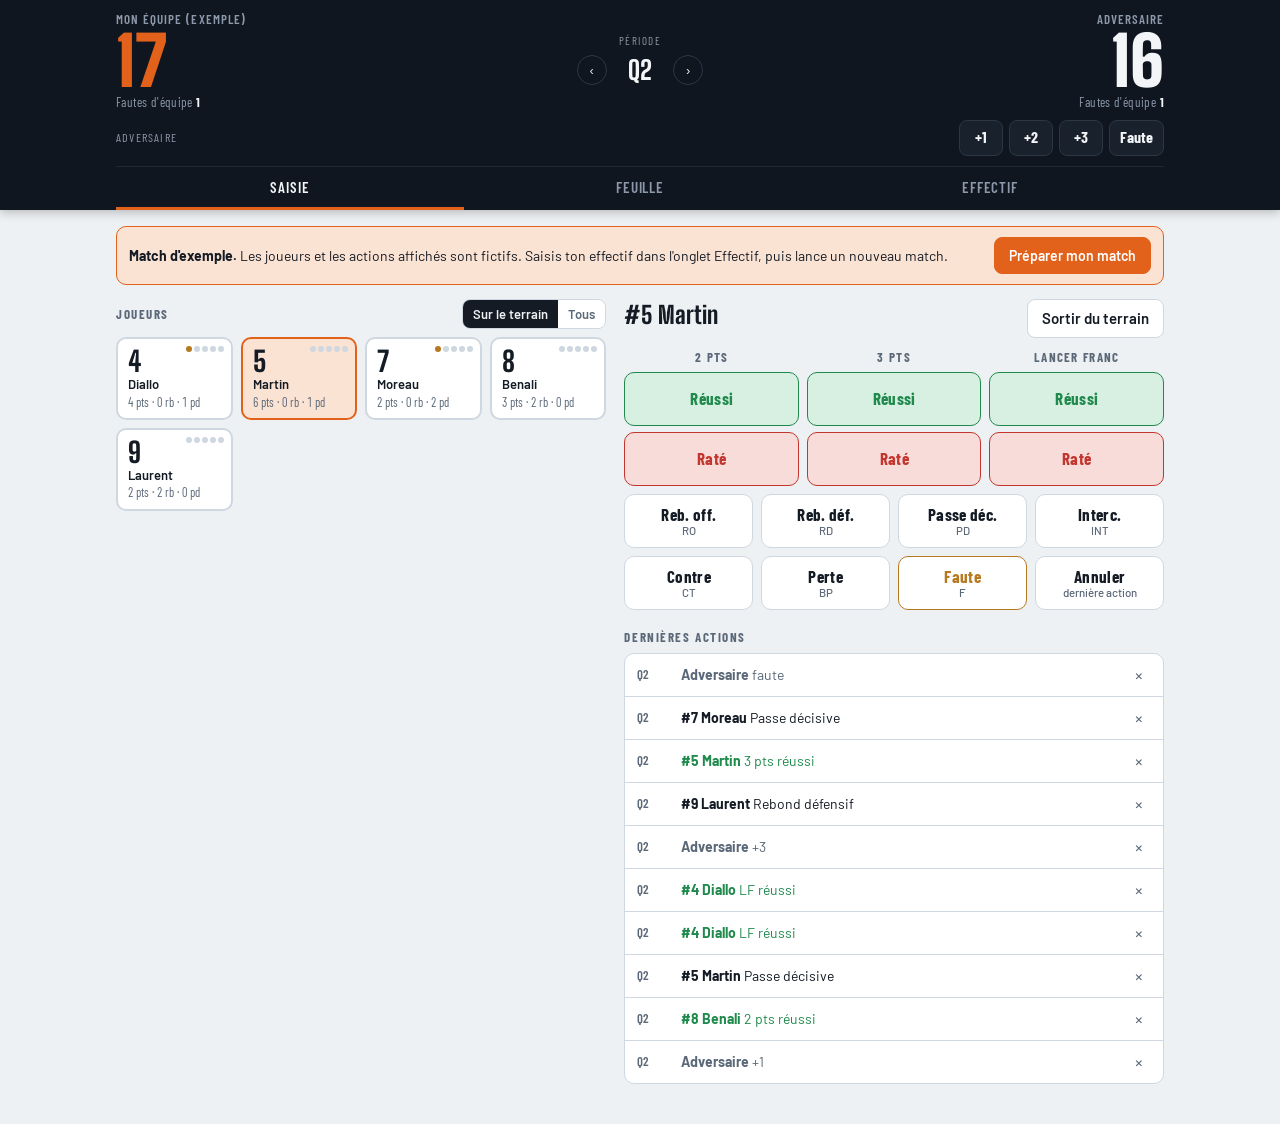
<file: index.html>
<!doctype html>
<html lang="fr">
<head>
<meta charset="utf-8">
<meta name="viewport" content="width=device-width, initial-scale=1, viewport-fit=cover">
<style>:root{padding-top:env(safe-area-inset-top,0px);padding-bottom:env(safe-area-inset-bottom,0px)}body{margin:0}[hidden]{display:none!important}</style>
<title>Feuille de Stats Basket</title>
<meta name="claude:viewport-fit-sides" content="cover">
<link rel="preconnect" href="https://fonts.googleapis.com">
<link rel="preconnect" href="https://fonts.gstatic.com" crossorigin>
<link rel="stylesheet" href="https://fonts.googleapis.com/css2?family=Big+Shoulders+Display:wght@700;800;900&family=Barlow:wght@400;500;600;700&family=Barlow+Condensed:wght@500;600;700&display=swap">
<style>
/* Layout : tableau de marque collant en haut, onglets Saisie / Feuille / Effectif, une colonne au téléphone, deux sur tablette */
:root {
  --bg: #eef1f4;
  --surface: #ffffff;
  --surface-2: #e3e8ee;
  --fg: #141b24;
  --muted: #5b6878;
  --line: #cfd7e0;
  --board: #10161f;
  --board-fg: #f3f5f8;
  --board-muted: #8c99aa;
  --accent: #e2611b;
  --accent-fg: #ffffff;
  --accent-soft: #fbe3d4;
  --good: #1f8a4c;
  --good-soft: #d8f0e2;
  --bad: #c2362f;
  --bad-soft: #f8dcda;
  --warn: #b7791f;
  --font-display: "Big Shoulders Display", "Arial Narrow", Impact, sans-serif;
  --font-body: "Barlow", system-ui, -apple-system, "Segoe UI", sans-serif;
  --font-cond: "Barlow Condensed", "Arial Narrow", system-ui, sans-serif;
  --r: 10px;
}
@media (prefers-color-scheme: dark) {
  :root:not([data-theme="light"]) {
    --bg: #0c1117; --surface: #151c25; --surface-2: #1d2631; --fg: #e8edf3; --muted: #93a1b2; --line: #2a3542;
    --board: #06090d; --board-fg: #f3f5f8; --board-muted: #7d8a9b;
    --accent: #f07a33; --accent-fg: #160a03; --accent-soft: #3a2214;
    --good: #46c07a; --good-soft: #15301f; --bad: #f06a62; --bad-soft: #3a1a18; --warn: #e3a64a;
    color-scheme: dark;
  }
}
:root[data-theme="dark"] {
  --bg: #0c1117; --surface: #151c25; --surface-2: #1d2631; --fg: #e8edf3; --muted: #93a1b2; --line: #2a3542;
  --board: #06090d; --board-fg: #f3f5f8; --board-muted: #7d8a9b;
  --accent: #f07a33; --accent-fg: #160a03; --accent-soft: #3a2214;
  --good: #46c07a; --good-soft: #15301f; --bad: #f06a62; --bad-soft: #3a1a18; --warn: #e3a64a;
  color-scheme: dark;
}
* { box-sizing: border-box; }
body {
  background: var(--bg); color: var(--fg);
  font-family: var(--font-body); font-size: 15px; line-height: 1.4;
  -webkit-tap-highlight-color: transparent;
}
body::before { content: ""; position: fixed; inset: 0 0 auto; height: env(safe-area-inset-top, 0px); z-index: 10; background: var(--board); }
button { font: inherit; color: inherit; cursor: pointer; }
button:focus-visible, input:focus-visible, select:focus-visible { outline: 3px solid var(--accent); outline-offset: 2px; }
.wrap { max-width: 1080px; margin: 0 auto; padding-left: max(16px, env(safe-area-inset-left, 0px)); padding-right: max(16px, env(safe-area-inset-right, 0px)); }
.num { font-variant-numeric: tabular-nums; }

/* ---------- Tableau de marque ---------- */
.board { position: sticky; top: env(safe-area-inset-top, 0px); z-index: 5; background: var(--board); color: var(--board-fg); box-shadow: 0 2px 10px rgb(0 0 0 / .25); }
.board .wrap { padding-block: 10px 0; }
.score-row { display: grid; grid-template-columns: 1fr auto 1fr; align-items: center; gap: 10px; }
.team { min-width: 0; display: flex; flex-direction: column; gap: 2px; }
.team.away { align-items: flex-end; text-align: right; }
.team-name { font-family: var(--font-cond); font-weight: 600; font-size: 13px; letter-spacing: .08em; text-transform: uppercase; color: var(--board-muted); white-space: nowrap; overflow: hidden; text-overflow: ellipsis; max-width: 100%; }
.pts { font-family: var(--font-display); font-weight: 900; font-size: clamp(44px, 12vw, 68px); line-height: .9; font-variant-numeric: tabular-nums; }
.team.home .pts { color: var(--accent); }
.tf { font-family: var(--font-cond); font-size: 13px; color: var(--board-muted); letter-spacing: .03em; }
.tf b { color: var(--board-fg); font-weight: 700; }
.tf.pen b { color: #ff8a80; }
.period { display: flex; flex-direction: column; align-items: center; gap: 4px; }
.period-label { font-family: var(--font-cond); font-size: 11px; letter-spacing: .14em; text-transform: uppercase; color: var(--board-muted); }
.period-ctrl { display: flex; align-items: center; gap: 4px; }
.period-ctrl button { width: 30px; height: 30px; border-radius: 50%; border: 1px solid #2c3746; background: transparent; color: var(--board-fg); font-size: 16px; line-height: 1; }
.period-val { font-family: var(--font-display); font-weight: 800; font-size: 26px; min-width: 58px; text-align: center; }
.opp-row { display: flex; justify-content: flex-end; gap: 6px; padding-block: 8px 10px; flex-wrap: wrap; }
.opp-row .lbl { margin-right: auto; align-self: center; font-family: var(--font-cond); font-size: 12px; letter-spacing: .1em; text-transform: uppercase; color: var(--board-muted); }
.opp-btn { min-width: 44px; height: 36px; padding: 0 10px; border-radius: 8px; border: 1px solid #2c3746; background: #18212c; color: var(--board-fg); font-family: var(--font-cond); font-weight: 700; font-size: 16px; }
.opp-btn:active { background: #263241; }
.tabs { display: flex; gap: 2px; border-top: 1px solid #1f2935; }
.tab { flex: 1; background: transparent; border: 0; padding: 10px 4px 9px; color: var(--board-muted); font-family: var(--font-cond); font-weight: 600; font-size: 15px; letter-spacing: .06em; text-transform: uppercase; border-bottom: 3px solid transparent; }
.tab[aria-selected="true"] { color: var(--board-fg); border-bottom-color: var(--accent); }

/* ---------- Général ---------- */
main { padding-block: 16px 40px; }
.banner { display: flex; align-items: center; gap: 10px; flex-wrap: wrap; background: var(--accent-soft); border: 1px solid var(--accent); border-radius: var(--r); padding: 10px 12px; margin-bottom: 14px; font-size: 14px; }
.banner p { margin: 0; flex: 1 1 220px; }
.section-title { font-family: var(--font-cond); font-weight: 700; font-size: 13px; letter-spacing: .12em; text-transform: uppercase; color: var(--muted); margin: 0 0 8px; }
.btn { border: 1px solid var(--line); background: var(--surface); border-radius: 8px; padding: 8px 14px; font-weight: 600; }
.btn.primary { background: var(--accent); border-color: var(--accent); color: var(--accent-fg); }
.btn.danger { color: var(--bad); border-color: var(--bad); background: transparent; }
.btn.danger.solid { background: var(--bad); color: #fff; }
.btn:disabled { opacity: .45; cursor: default; }
.row { display: flex; gap: 8px; flex-wrap: wrap; align-items: center; }
.panel { background: var(--surface); border: 1px solid var(--line); border-radius: var(--r); padding: 14px; }

/* ---------- Saisie ---------- */
.entry { display: grid; gap: 18px; }
@media (min-width: 820px) { .entry { grid-template-columns: minmax(0, 1fr) minmax(0, 1.1fr); align-items: start; } }
.roster { display: grid; grid-template-columns: repeat(auto-fill, minmax(96px, 1fr)); gap: 8px; }
.pchip { position: relative; display: flex; flex-direction: column; align-items: flex-start; gap: 0; padding: 8px 10px 7px; border-radius: var(--r); border: 2px solid var(--line); background: var(--surface); text-align: left; min-width: 0; }
.pchip .n { font-family: var(--font-display); font-weight: 800; font-size: 28px; line-height: 1; }
.pchip .nm { font-size: 13px; font-weight: 600; white-space: nowrap; overflow: hidden; text-overflow: ellipsis; max-width: 100%; }
.pchip .ln { font-family: var(--font-cond); font-size: 12.5px; color: var(--muted); }
.pchip[aria-pressed="true"] { border-color: var(--accent); background: var(--accent-soft); }
.pchip.bench { opacity: .55; }
.fouls { position: absolute; top: 7px; right: 7px; display: flex; gap: 2px; }
.fouls i { width: 6px; height: 6px; border-radius: 50%; background: var(--line); }
.fouls i.on { background: var(--warn); }
.pchip.out .fouls i.on { background: var(--bad); }
.pchip.out::after { content: "5 F"; position: absolute; bottom: 7px; right: 8px; font-family: var(--font-cond); font-weight: 700; font-size: 12px; color: var(--bad); }
.filter { display: flex; gap: 6px; margin-bottom: 8px; align-items: center; }
.filter .section-title { margin: 0 auto 0 0; }
.seg { display: inline-flex; border: 1px solid var(--line); border-radius: 8px; overflow: hidden; }
.seg button { border: 0; background: var(--surface); padding: 5px 10px; font-size: 13px; font-weight: 600; color: var(--muted); }
.seg button[aria-pressed="true"] { background: var(--fg); color: var(--bg); }

.pad-head { display: flex; align-items: baseline; gap: 8px; margin-bottom: 10px; min-height: 30px; }
.pad-head .who { font-family: var(--font-display); font-weight: 800; font-size: 24px; line-height: 1; }
.pad-head .hint { color: var(--muted); font-size: 14px; }
.pad-head .court { margin-left: auto; }
.shots { display: grid; grid-template-columns: repeat(3, minmax(0, 1fr)); gap: 8px; }
.shot { display: grid; grid-template-rows: auto 1fr; gap: 6px; }
.shot-lbl { font-family: var(--font-cond); font-weight: 700; font-size: 13px; letter-spacing: .1em; text-transform: uppercase; color: var(--muted); text-align: center; }
.shot-btns { display: grid; gap: 6px; }
.k { min-height: 54px; border-radius: var(--r); border: 1px solid var(--line); background: var(--surface); font-family: var(--font-cond); font-weight: 700; font-size: 17px; letter-spacing: .02em; display: flex; flex-direction: column; align-items: center; justify-content: center; line-height: 1.05; padding: 4px; }
.k small { font-family: var(--font-body); font-weight: 500; font-size: 11.5px; color: var(--muted); letter-spacing: 0; }
.k.make { background: var(--good-soft); border-color: var(--good); color: var(--good); }
.k.miss { background: var(--bad-soft); border-color: var(--bad); color: var(--bad); }
.k.foul { border-color: var(--warn); color: var(--warn); }
.k:active:not(:disabled) { transform: scale(.97); }
.k:disabled { opacity: .4; cursor: default; }
.others { display: grid; grid-template-columns: repeat(4, minmax(0, 1fr)); gap: 8px; margin-top: 8px; }
@media (max-width: 420px) { .others { grid-template-columns: repeat(2, minmax(0, 1fr)); } }

.log { margin-top: 18px; }
.log-head { display: flex; align-items: center; gap: 8px; margin-bottom: 6px; }
.log-head .section-title { margin: 0 auto 0 0; }
.log ol { list-style: none; margin: 0; padding: 0; border: 1px solid var(--line); border-radius: var(--r); background: var(--surface); overflow: hidden; }
.log li { display: grid; grid-template-columns: 36px minmax(0, 1fr) auto; gap: 8px; align-items: center; padding: 7px 8px 7px 12px; border-top: 1px solid var(--line); font-size: 14px; }
.log li:first-child { border-top: 0; }
.log .q { font-family: var(--font-cond); font-weight: 600; color: var(--muted); font-size: 13px; }
.log .txt { min-width: 0; overflow: hidden; text-overflow: ellipsis; white-space: nowrap; }
.log .txt b { font-weight: 700; }
.log .del { border: 0; background: transparent; color: var(--muted); width: 32px; height: 28px; border-radius: 6px; font-size: 18px; line-height: 1; }
.log .del:hover { background: var(--bad-soft); color: var(--bad); }
.log .empty { padding: 14px 12px; color: var(--muted); }
.tag-make { color: var(--good); } .tag-miss { color: var(--bad); } .tag-opp { color: var(--muted); }

/* ---------- Feuille ---------- */
.sheet { display: grid; gap: 18px; }
.sheet > *, .entry > *, .setup > * { min-width: 0; }
.kpis { display: grid; grid-template-columns: repeat(auto-fit, minmax(120px, 1fr)); gap: 8px; }
.kpi { background: var(--surface); border: 1px solid var(--line); border-radius: var(--r); padding: 10px 12px; }
.kpi .v { font-family: var(--font-display); font-weight: 800; font-size: 28px; line-height: 1.05; font-variant-numeric: tabular-nums; }
.kpi .l { font-family: var(--font-cond); font-size: 12.5px; letter-spacing: .08em; text-transform: uppercase; color: var(--muted); }
.kpi .s { font-size: 12.5px; color: var(--muted); }
.tbl-wrap { overflow-x: auto; border: 1px solid var(--line); border-radius: var(--r); background: var(--surface); }
table { border-collapse: collapse; width: 100%; font-variant-numeric: tabular-nums; font-size: 14px; }
th, td { padding: 7px 8px; text-align: right; white-space: nowrap; border-top: 1px solid var(--line); }
thead th { border-top: 0; font-family: var(--font-cond); font-weight: 700; font-size: 12.5px; letter-spacing: .08em; text-transform: uppercase; color: var(--muted); background: var(--surface-2); position: sticky; top: 0; }
th:first-child, td:first-child { text-align: left; position: sticky; left: 0; background: var(--surface); }
thead th:first-child { background: var(--surface-2); z-index: 1; }
td.pl b { font-family: var(--font-cond); font-weight: 700; display: inline-block; min-width: 24px; }
td.hi { font-weight: 700; }
tr.total td { font-weight: 700; background: var(--surface-2); }
tr.total td:first-child { background: var(--surface-2); }
td.dim { color: var(--muted); }
td.f5 { color: var(--bad); font-weight: 700; }
.legend { font-size: 12.5px; color: var(--muted); margin: 6px 2px 0; }
.export-row { display: flex; gap: 8px; flex-wrap: wrap; align-items: center; }
.export-row .note { font-size: 13px; color: var(--muted); }
textarea.csv { width: 100%; min-height: 140px; font-family: ui-monospace, Menlo, Consolas, monospace; font-size: 12px; border: 1px solid var(--line); border-radius: 8px; background: var(--surface); color: var(--fg); padding: 8px; }

/* ---------- Effectif ---------- */
.setup { display: grid; gap: 18px; max-width: 680px; }
.field { display: grid; gap: 4px; }
.field label { font-family: var(--font-cond); font-weight: 600; font-size: 13px; letter-spacing: .08em; text-transform: uppercase; color: var(--muted); }
input[type="text"], input[type="number"] { font: inherit; border: 1px solid var(--line); border-radius: 8px; padding: 9px 10px; background: var(--surface); color: var(--fg); width: 100%; min-width: 0; }
.two { display: grid; grid-template-columns: 1fr 1fr; gap: 10px; }
@media (max-width: 420px) { .two { grid-template-columns: 1fr; } }
.plist { display: grid; gap: 6px; }
.prow { display: grid; grid-template-columns: 64px minmax(0, 1fr) auto auto; gap: 6px; align-items: center; }
.prow .btn { padding: 8px 10px; }
.add-row { display: grid; grid-template-columns: 64px minmax(0, 1fr) auto; gap: 6px; }
.confirm { border: 1px solid var(--bad); background: var(--bad-soft); border-radius: var(--r); padding: 12px; display: grid; gap: 10px; }
.confirm p { margin: 0; }

.toast { position: fixed; left: 50%; bottom: calc(18px + env(safe-area-inset-bottom, 0px)); transform: translateX(-50%) translateY(20px); background: var(--fg); color: var(--bg); padding: 9px 16px; border-radius: 999px; font-weight: 600; font-size: 14px; opacity: 0; pointer-events: none; transition: opacity .18s, transform .18s; z-index: 20; max-width: calc(100% - 32px); text-align: center; }
.toast.show { opacity: 1; transform: translateX(-50%) translateY(0); }
@media (prefers-reduced-motion: reduce) { .toast, .k { transition: none; } .k:active:not(:disabled) { transform: none; } }
</style>

</head>
<body>
<header class="board">
  <div class="wrap">
    <div class="score-row">
      <div class="team home">
        <span class="team-name" id="homeName"></span>
        <span class="pts" id="homePts">0</span>
        <span class="tf" id="homeTF"></span>
      </div>
      <div class="period">
        <span class="period-label">Période</span>
        <div class="period-ctrl">
          <button id="perPrev" aria-label="Période précédente">‹</button>
          <span class="period-val" id="perVal">Q1</span>
          <button id="perNext" aria-label="Période suivante">›</button>
        </div>
      </div>
      <div class="team away">
        <span class="team-name" id="awayName"></span>
        <span class="pts" id="awayPts">0</span>
        <span class="tf" id="awayTF"></span>
      </div>
    </div>
    <div class="opp-row">
      <span class="lbl">Adversaire</span>
      <button class="opp-btn" data-opp="OPP1">+1</button>
      <button class="opp-btn" data-opp="OPP2">+2</button>
      <button class="opp-btn" data-opp="OPP3">+3</button>
      <button class="opp-btn" data-opp="OPPF">Faute</button>
    </div>
    <nav class="tabs" role="tablist">
      <button class="tab" role="tab" data-tab="saisie" id="tab-saisie">Saisie</button>
      <button class="tab" role="tab" data-tab="feuille" id="tab-feuille">Feuille</button>
      <button class="tab" role="tab" data-tab="effectif" id="tab-effectif">Effectif</button>
    </nav>
  </div>
</header>

<main class="wrap">
  <div class="banner" id="demoBanner" hidden>
    <p><b>Match d'exemple.</b> Les joueurs et les actions affichés sont fictifs. Saisis ton effectif dans l'onglet Effectif, puis lance un nouveau match.</p>
    <button class="btn primary" id="demoGo">Préparer mon match</button>
  </div>

  <!-- SAISIE -->
  <section id="view-saisie" class="entry" role="tabpanel">
    <div>
      <div class="filter">
        <h2 class="section-title">Joueurs</h2>
        <div class="seg" role="group" aria-label="Filtre des joueurs">
          <button data-filter="court" id="fCourt">Sur le terrain</button>
          <button data-filter="all" id="fAll">Tous</button>
        </div>
      </div>
      <div class="roster" id="roster"></div>
    </div>
    <div>
      <div class="pad-head">
        <span class="who" id="who">—</span>
        <span class="hint" id="whoHint">Choisis un joueur</span>
        <button class="btn court" id="courtToggle" hidden></button>
      </div>
      <div class="shots">
        <div class="shot"><div class="shot-lbl">2 pts</div><div class="shot-btns">
          <button class="k make" data-ev="2M">Réussi</button><button class="k miss" data-ev="2X">Raté</button></div></div>
        <div class="shot"><div class="shot-lbl">3 pts</div><div class="shot-btns">
          <button class="k make" data-ev="3M">Réussi</button><button class="k miss" data-ev="3X">Raté</button></div></div>
        <div class="shot"><div class="shot-lbl">Lancer franc</div><div class="shot-btns">
          <button class="k make" data-ev="1M">Réussi</button><button class="k miss" data-ev="1X">Raté</button></div></div>
      </div>
      <div class="others">
        <button class="k" data-ev="OR">Reb. off.<small>RO</small></button>
        <button class="k" data-ev="DR">Reb. déf.<small>RD</small></button>
        <button class="k" data-ev="AST">Passe déc.<small>PD</small></button>
        <button class="k" data-ev="STL">Interc.<small>INT</small></button>
        <button class="k" data-ev="BLK">Contre<small>CT</small></button>
        <button class="k" data-ev="TO">Perte<small>BP</small></button>
        <button class="k foul" data-ev="PF">Faute<small>F</small></button>
        <button class="k" id="undoBig">Annuler<small>dernière action</small></button>
      </div>
      <div class="log">
        <div class="log-head"><h2 class="section-title">Dernières actions</h2></div>
        <ol id="log"></ol>
      </div>
    </div>
  </section>

  <!-- FEUILLE -->
  <section id="view-feuille" class="sheet" role="tabpanel" hidden>
    <div class="kpis" id="kpis"></div>
    <div>
      <h2 class="section-title">Feuille de stats</h2>
      <div class="tbl-wrap"><table id="box"></table></div>
      <p class="legend">TIRS = tirs réussis-tentés (2 et 3 pts) · RO/RD/RB = rebonds off./déf./total · PD = passes décisives · INT = interceptions · CT = contres · BP = balles perdues · F = fautes · ÉVAL = PTS + RB + PD + INT + CT − tirs ratés − LF ratés − BP</p>
    </div>
    <div>
      <h2 class="section-title">Score par période</h2>
      <div class="tbl-wrap"><table id="byPeriod"></table></div>
    </div>
    <div>
      <h2 class="section-title">Exporter</h2>
      <div class="export-row">
        <button class="btn primary" id="dlCsv">Télécharger le CSV</button>
        <button class="btn" id="cpCsv">Copier le CSV</button>
        <span class="note">Le CSV s'ouvre dans Excel, Numbers ou Google Sheets.</span>
      </div>
      <textarea class="csv" id="csvBox" readonly hidden aria-label="Contenu CSV"></textarea>
    </div>
  </section>

  <!-- EFFECTIF -->
  <section id="view-effectif" class="setup" role="tabpanel" hidden>
    <div class="panel" style="display:grid;gap:10px">
      <h2 class="section-title">Match</h2>
      <div class="two">
        <div class="field"><label for="inHome">Mon équipe</label><input type="text" id="inHome" maxlength="40"></div>
        <div class="field"><label for="inAway">Adversaire</label><input type="text" id="inAway" maxlength="40"></div>
      </div>
    </div>
    <div class="panel" style="display:grid;gap:10px">
      <h2 class="section-title">Joueurs (<span id="pCount">0</span>)</h2>
      <div class="plist" id="plist"></div>
      <form class="add-row" id="addForm" autocomplete="off">
        <input type="number" id="addNum" placeholder="N°" min="0" max="99" aria-label="Numéro">
        <input type="text" id="addName" placeholder="Nom du joueur" maxlength="30" aria-label="Nom">
        <button class="btn primary" type="submit">Ajouter</button>
      </form>
      <p class="legend" style="margin:0">Retirer un joueur supprime aussi ses actions du match en cours.</p>
    </div>
    <div class="panel" style="display:grid;gap:10px">
      <h2 class="section-title">Nouveau match</h2>
      <p style="margin:0">Remet le score, les stats et la période à zéro. L'effectif est conservé, tous les joueurs repartent sur le banc.</p>
      <div class="row"><button class="btn danger" id="resetAsk">Nouveau match</button></div>
      <div class="confirm" id="resetConfirm" hidden>
        <p><b>Effacer toutes les stats de ce match ?</b> Pense à exporter le CSV avant. Cette action ne peut pas être annulée.</p>
        <div class="row"><button class="btn danger solid" id="resetYes">Oui, effacer</button><button class="btn" id="resetNo">Garder le match</button></div>
      </div>
    </div>
  </section>
</main>
<div class="toast" id="toast" role="status" aria-live="polite"></div>

<script>
(function () {
  "use strict";
  var KEY = "basket-stats-v1";
  var PERIODS = ["Q1", "Q2", "Q3", "Q4", "Prol. 1", "Prol. 2", "Prol. 3"];
  var EV = {
    "2M": { label: "2 pts réussi", cls: "tag-make" }, "2X": { label: "2 pts raté", cls: "tag-miss" },
    "3M": { label: "3 pts réussi", cls: "tag-make" }, "3X": { label: "3 pts raté", cls: "tag-miss" },
    "1M": { label: "LF réussi", cls: "tag-make" }, "1X": { label: "LF raté", cls: "tag-miss" },
    "OR": { label: "Rebond offensif" }, "DR": { label: "Rebond défensif" }, "AST": { label: "Passe décisive" },
    "STL": { label: "Interception" }, "BLK": { label: "Contre" }, "TO": { label: "Balle perdue" }, "PF": { label: "Faute" },
    "OPP1": { label: "+1", cls: "tag-opp" }, "OPP2": { label: "+2", cls: "tag-opp" }, "OPP3": { label: "+3", cls: "tag-opp" },
    "OPPF": { label: "faute", cls: "tag-opp" }
  };

  function uid() { return Math.random().toString(36).slice(2, 9); }
  function $(id) { return document.getElementById(id); }
  function esc(s) { return String(s).replace(/[&<>"']/g, function (c) { return { "&": "&amp;", "<": "&lt;", ">": "&gt;", '"': "&quot;", "'": "&#39;" }[c]; }); }

  // Match d'exemple affiché au premier lancement
  function demoState() {
    var names = [[4, "Diallo"], [5, "Martin"], [7, "Moreau"], [8, "Benali"], [9, "Laurent"], [10, "Ndiaye"], [11, "Petit"], [12, "Rousseau"], [13, "Garcia"], [14, "Fontaine"]];
    var players = names.map(function (p, i) { return { id: "d" + i, num: p[0], name: p[1], onCourt: i < 5 }; });
    var seq = [
      [1, 0, "2M"], [1, 2, "AST"], [1, 3, "DR"], [1, null, "OPP2"], [1, 1, "3X"], [1, 4, "OR"], [1, 4, "2M"], [1, null, "OPP3"],
      [1, 0, "PF"], [1, 2, "STL"], [1, 2, "2M"], [1, null, "OPP2"], [1, 3, "1M"], [1, 3, "1X"], [1, 1, "TO"], [1, null, "OPP2"],
      [2, 1, "3M"], [2, 0, "AST"], [2, 4, "BLK"], [2, 3, "DR"], [2, 0, "2X"], [2, null, "OPP2"], [2, 2, "PF"], [2, null, "OPP1"], [2, null, "OPP1"],
      [2, 3, "2M"], [2, 1, "AST"], [2, 0, "1M"], [2, 0, "1M"], [2, null, "OPP3"], [2, 4, "DR"], [2, 1, "3M"], [2, 2, "AST"], [2, null, "OPPF"]
    ];
    var t = Date.now() - seq.length * 30000;
    return {
      home: "Mon équipe (exemple)", away: "Adversaire", period: 2, demo: true, selected: "d1", filter: "court",
      players: players,
      events: seq.map(function (s, i) { return { id: "e" + i, t: t + i * 30000, p: s[0], pid: s[1] == null ? null : "d" + s[1], type: s[2] }; }),
      updatedAt: 0
    };
  }

  var S = load() || demoState();

  function load() {
    try { var raw = localStorage.getItem(KEY); if (raw) { var s = JSON.parse(raw); if (s && Array.isArray(s.players) && Array.isArray(s.events)) return s; } } catch (e) {}
    return null;
  }
  var remoteRef = null, remoteTimer = null, remoteBusy = false, remoteAgain = false;
  function save() {
    S.updatedAt = Date.now();
    try { localStorage.setItem(KEY, JSON.stringify(S)); } catch (e) {}
    if (remoteRef) { clearTimeout(remoteTimer); remoteTimer = setTimeout(pushRemote, 1200); }
  }
  function pushRemote() {
    if (remoteBusy) { remoteAgain = true; return; }
    remoteBusy = true;
    remoteRef.set({ json: JSON.stringify(S), updatedAt: S.updatedAt }).catch(function () {}).then(function () {
      remoteBusy = false;
      if (remoteAgain) { remoteAgain = false; pushRemote(); }
    });
  }

  // ---------- Calculs ----------
  function blank() { return { pts: 0, fgm: 0, fga: 0, tpm: 0, tpa: 0, ftm: 0, fta: 0, or: 0, dr: 0, ast: 0, stl: 0, blk: 0, to: 0, pf: 0 }; }
  function add(s, type) {
    switch (type) {
      case "2M": s.pts += 2; s.fgm++; s.fga++; break;
      case "2X": s.fga++; break;
      case "3M": s.pts += 3; s.fgm++; s.fga++; s.tpm++; s.tpa++; break;
      case "3X": s.fga++; s.tpa++; break;
      case "1M": s.pts += 1; s.ftm++; s.fta++; break;
      case "1X": s.fta++; break;
      case "OR": s.or++; break; case "DR": s.dr++; break; case "AST": s.ast++; break;
      case "STL": s.stl++; break; case "BLK": s.blk++; break; case "TO": s.to++; break; case "PF": s.pf++; break;
    }
  }
  function evalOf(s) { return s.pts + s.or + s.dr + s.ast + s.stl + s.blk - (s.fga - s.fgm) - (s.fta - s.ftm) - s.to; }
  function compute() {
    var by = {}, team = blank(), opp = 0, perHome = {}, perAway = {}, tfHome = 0, tfAway = 0;
    S.players.forEach(function (p) { by[p.id] = blank(); });
    S.events.forEach(function (e) {
      if (e.pid) {
        if (!by[e.pid]) return;
        add(by[e.pid], e.type); add(team, e.type);
        var pts = e.type === "2M" ? 2 : e.type === "3M" ? 3 : e.type === "1M" ? 1 : 0;
        perHome[e.p] = (perHome[e.p] || 0) + pts;
        if (e.type === "PF" && e.p === S.period) tfHome++;
      } else {
        var o = e.type === "OPP1" ? 1 : e.type === "OPP2" ? 2 : e.type === "OPP3" ? 3 : 0;
        opp += o; perAway[e.p] = (perAway[e.p] || 0) + o;
        if (e.type === "OPPF" && e.p === S.period) tfAway++;
      }
    });
    return { by: by, team: team, opp: opp, perHome: perHome, perAway: perAway, tfHome: tfHome, tfAway: tfAway };
  }
  function pct(m, a) { return a ? Math.round(100 * m / a) + "%" : "–"; }
  function playerById(id) { for (var i = 0; i < S.players.length; i++) if (S.players[i].id === id) return S.players[i]; return null; }
  function sortedPlayers() { return S.players.slice().sort(function (a, b) { return a.num - b.num; }); }

  // ---------- Rendu ----------
  var tab = "saisie";
  try { tab = localStorage.getItem(KEY + "-tab") || "saisie"; } catch (e) {}

  function render() {
    var C = compute();
    $("homeName").textContent = S.home || "Mon équipe";
    $("awayName").textContent = S.away || "Adversaire";
    $("homePts").textContent = C.team.pts;
    $("awayPts").textContent = C.opp;
    $("perVal").textContent = PERIODS[S.period - 1];
    $("perPrev").disabled = S.period <= 1;
    $("perNext").disabled = S.period >= PERIODS.length;
    tfLine($("homeTF"), C.tfHome); tfLine($("awayTF"), C.tfAway);
    $("demoBanner").hidden = !S.demo;

    document.querySelectorAll(".tab").forEach(function (b) { b.setAttribute("aria-selected", b.dataset.tab === tab ? "true" : "false"); });
    ["saisie", "feuille", "effectif"].forEach(function (t) { $("view-" + t).hidden = t !== tab; });

    renderEntry(C);
    if (tab === "feuille") renderSheet(C);
    if (tab === "effectif") renderSetup();
  }
  function tfLine(el, n) {
    el.innerHTML = "Fautes d'équipe <b>" + n + "</b>" + (n >= 4 ? " · pénalité" : "");
    el.className = "tf" + (n >= 4 ? " pen" : "");
  }

  function renderEntry(C) {
    var filter = S.filter || "court";
    $("fCourt").setAttribute("aria-pressed", filter === "court");
    $("fAll").setAttribute("aria-pressed", filter === "all");
    var list = sortedPlayers();
    var onCourt = list.filter(function (p) { return p.onCourt; });
    if (filter === "court" && onCourt.length) list = onCourt;
    var html = list.map(function (p) {
      var s = C.by[p.id], f = "";
      for (var i = 1; i <= 5; i++) f += '<i class="' + (i <= s.pf ? "on" : "") + '"></i>';
      var cls = "pchip" + (p.onCourt ? "" : " bench") + (s.pf >= 5 ? " out" : "");
      return '<button class="' + cls + '" data-pid="' + p.id + '" aria-pressed="' + (S.selected === p.id) + '">' +
        '<span class="fouls" aria-label="' + s.pf + ' fautes">' + f + '</span>' +
        '<span class="n num">' + p.num + '</span><span class="nm">' + esc(p.name) + '</span>' +
        '<span class="ln num">' + s.pts + ' pts · ' + (s.or + s.dr) + ' rb · ' + s.ast + ' pd</span></button>';
    }).join("");
    if (!S.players.length) html = '<p class="legend" style="grid-column:1/-1">Aucun joueur. Ajoute ton effectif dans l\'onglet Effectif.</p>';
    else if (filter === "court" && !onCourt.length) html = '<p class="legend" style="grid-column:1/-1">Personne n\'est marqué sur le terrain, tous les joueurs sont affichés.</p>' + html;
    $("roster").innerHTML = html;

    var sel = playerById(S.selected);
    $("who").textContent = sel ? "#" + sel.num + " " + sel.name : "—";
    $("whoHint").textContent = sel ? "" : "Choisis un joueur";
    $("whoHint").hidden = !!sel;
    var ct = $("courtToggle");
    ct.hidden = !sel;
    if (sel) ct.textContent = sel.onCourt ? "Sortir du terrain" : "Faire entrer";
    document.querySelectorAll("#view-saisie [data-ev]").forEach(function (b) { b.disabled = !sel; });
    $("undoBig").disabled = !S.events.length;

    var recent = S.events.slice(-10).reverse();
    $("log").innerHTML = recent.length ? recent.map(function (e) {
      var who, def = EV[e.type] || { label: e.type };
      if (e.pid) { var p = playerById(e.pid); who = "<b>#" + (p ? p.num + " " + esc(p.name) : "?") + "</b> " + def.label; }
      else who = "<b>" + esc(S.away || "Adversaire") + "</b> " + def.label;
      return '<li><span class="q">' + esc(PERIODS[e.p - 1]) + '</span><span class="txt ' + (def.cls || "") + '">' + who + '</span>' +
        '<button class="del" data-del="' + e.id + '" aria-label="Supprimer cette action">×</button></li>';
    }).join("") : '<li class="empty">Aucune action. Choisis un joueur puis tape une stat.</li>';
  }

  function renderSheet(C) {
    var t = C.team;
    $("kpis").innerHTML = [
      kpi(pct(t.fgm, t.fga), "Tirs", t.fgm + "/" + t.fga),
      kpi(pct(t.tpm, t.tpa), "3 pts", t.tpm + "/" + t.tpa),
      kpi(pct(t.ftm, t.fta), "Lancers francs", t.ftm + "/" + t.fta),
      kpi(t.or + t.dr, "Rebonds", t.or + " off. · " + t.dr + " déf."),
      kpi(t.ast, "Passes déc.", t.to + (t.to > 1 ? " balles perdues" : " balle perdue")),
      kpi(t.stl + t.blk, "Défense", t.stl + " int. · " + t.blk + (t.blk > 1 ? " contres" : " contre"))
    ].join("");

    var cols = ["Joueur", "PTS", "TIRS", "%", "3PTS", "LF", "RO", "RD", "RB", "PD", "INT", "CT", "BP", "F", "ÉVAL"];
    var rows = sortedPlayers().map(function (p) { return row('<b>' + p.num + '</b> ' + esc(p.name), C.by[p.id]); }).join("");
    $("box").innerHTML = "<thead><tr>" + cols.map(function (c) { return "<th>" + c + "</th>"; }).join("") + "</tr></thead><tbody>" + rows +
      row("Équipe", t, true) + "</tbody>";

    var maxP = Math.max(4, S.period, lastPeriodUsed());
    var heads = ["Équipe"], h = [], a = [];
    for (var i = 1; i <= maxP; i++) { heads.push(PERIODS[i - 1]); h.push(C.perHome[i] || 0); a.push(C.perAway[i] || 0); }
    heads.push("Total");
    $("byPeriod").innerHTML = "<thead><tr>" + heads.map(function (c) { return "<th>" + c + "</th>"; }).join("") + "</tr></thead><tbody>" +
      "<tr><td>" + esc(S.home || "Mon équipe") + "</td>" + h.map(function (v) { return "<td>" + v + "</td>"; }).join("") + '<td class="hi">' + t.pts + "</td></tr>" +
      "<tr><td>" + esc(S.away || "Adversaire") + "</td>" + a.map(function (v) { return "<td>" + v + "</td>"; }).join("") + '<td class="hi">' + C.opp + "</td></tr></tbody>";
  }
  function lastPeriodUsed() { return S.events.reduce(function (m, e) { return Math.max(m, e.p); }, 1); }
  function kpi(v, l, s) { return '<div class="kpi"><div class="l">' + l + '</div><div class="v">' + v + '</div><div class="s num">' + s + '</div></div>'; }
  function row(label, s, total) {
    var played = s.fga + s.fta + s.or + s.dr + s.ast + s.stl + s.blk + s.to + s.pf > 0;
    var c = function (v, cls) { return '<td class="' + (cls || "") + (played || total ? "" : " dim") + '">' + v + "</td>"; };
    return '<tr' + (total ? ' class="total"' : "") + '><td class="pl">' + label + "</td>" +
      c(s.pts, "hi") + c(s.fgm + "-" + s.fga) + c(pct(s.fgm, s.fga)) + c(s.tpm + "-" + s.tpa) + c(s.ftm + "-" + s.fta) +
      c(s.or) + c(s.dr) + c(s.or + s.dr) + c(s.ast) + c(s.stl) + c(s.blk) + c(s.to) + c(s.pf, !total && s.pf >= 5 ? "f5" : "") + c(evalOf(s)) + "</tr>";
  }

  function renderSetup() {
    var a = document.activeElement;
    if (a !== $("inHome")) $("inHome").value = S.home;
    if (a !== $("inAway")) $("inAway").value = S.away;
    $("pCount").textContent = S.players.length;
    if (a && a.closest && a.closest("#plist")) return; // ne pas écraser une saisie en cours
    $("plist").innerHTML = sortedPlayers().map(function (p) {
      return '<div class="prow" data-row="' + p.id + '">' +
        '<input type="number" min="0" max="99" value="' + p.num + '" data-edit="num" id="num-' + p.id + '" aria-label="Numéro">' +
        '<input type="text" maxlength="30" value="' + esc(p.name) + '" data-edit="name" id="name-' + p.id + '" aria-label="Nom">' +
        '<button class="btn" data-court="' + p.id + '">' + (p.onCourt ? "Terrain" : "Banc") + '</button>' +
        '<button class="btn danger" data-rm="' + p.id + '" aria-label="Retirer ' + esc(p.name) + '">×</button></div>';
    }).join("");
  }

  // ---------- CSV ----------
  function csv() {
    var C = compute(), sep = ";";
    var head = ["N°", "Joueur", "PTS", "TirsR", "TirsT", "Tirs%", "3R", "3T", "LFR", "LFT", "RO", "RD", "RB", "PD", "INT", "CT", "BP", "F", "EVAL"];
    var line = function (num, name, s) {
      return [num, '"' + String(name).replace(/"/g, '""') + '"', s.pts, s.fgm, s.fga, pct(s.fgm, s.fga), s.tpm, s.tpa, s.ftm, s.fta, s.or, s.dr, s.or + s.dr, s.ast, s.stl, s.blk, s.to, s.pf, evalOf(s)].join(sep);
    };
    var out = ['"' + (S.home || "Mon équipe") + " " + C.team.pts + " - " + C.opp + " " + (S.away || "Adversaire") + '"', head.join(sep)];
    sortedPlayers().forEach(function (p) { out.push(line(p.num, p.name, C.by[p.id])); });
    out.push(line("", "Équipe", C.team));
    return "﻿" + out.join("\r\n");
  }
  function fileName() {
    var d = new Date(), z = function (n) { return (n < 10 ? "0" : "") + n; };
    return "stats-" + (S.home || "equipe").toLowerCase().replace(/[^a-z0-9]+/g, "-").replace(/^-|-$/g, "") + "-" + d.getFullYear() + z(d.getMonth() + 1) + z(d.getDate()) + ".csv";
  }
  var downloads = null;
  $("dlCsv").addEventListener("click", function () {
    var data = csv();
    if (downloads) {
      downloads.save({ filename: fileName(), data: data }).then(function (r) { if (r && r.status === "saved") toast("CSV enregistré"); }).catch(function () { showCsv(data); });
      return;
    }
    if (window.claude) { showCsv(data); return; }
    try {
      var url = URL.createObjectURL(new Blob([data], { type: "text/csv;charset=utf-8" }));
      var link = document.createElement("a"); link.href = url; link.download = fileName();
      document.body.appendChild(link); link.click(); link.remove();
      setTimeout(function () { URL.revokeObjectURL(url); }, 2000);
    } catch (e) { showCsv(data); }
  });
  $("cpCsv").addEventListener("click", function () {
    var data = csv().replace(/^﻿/, "");
    var p = navigator.clipboard && navigator.clipboard.writeText ? navigator.clipboard.writeText(data) : Promise.reject();
    p.then(function () { toast("CSV copié"); }).catch(function () { showCsv(data); });
  });
  function showCsv(data) {
    var box = $("csvBox"); box.hidden = false; box.value = data.replace(/^﻿/, ""); box.focus(); box.select();
    toast("Sélectionne le texte et copie-le");
  }

  // ---------- Actions ----------
  var toastTimer;
  function toast(msg) { var t = $("toast"); t.textContent = msg; t.classList.add("show"); clearTimeout(toastTimer); toastTimer = setTimeout(function () { t.classList.remove("show"); }, 1600); }
  function vibrate() { try { navigator.vibrate && navigator.vibrate(15); } catch (e) {} }
  function commit() { save(); render(); }
  function pushEvent(pid, type) {
    S.events.push({ id: uid(), t: Date.now(), p: S.period, pid: pid, type: type });
    vibrate(); commit();
  }

  document.addEventListener("click", function (e) {
    var b = e.target.closest("button"); if (!b) return;
    if (b.dataset.tab) { tab = b.dataset.tab; try { localStorage.setItem(KEY + "-tab", tab); } catch (x) {} render(); window.scrollTo(0, 0); return; }
    if (b.dataset.pid) { S.selected = b.dataset.pid; commit(); return; }
    if (b.dataset.ev && S.selected) {
      var p = playerById(S.selected), C;
      pushEvent(S.selected, b.dataset.ev);
      C = compute();
      if (b.dataset.ev === "PF" && C.by[p.id].pf === 5) toast("#" + p.num + " " + p.name + " : 5 fautes, éliminé");
      else toast("#" + p.num + " · " + EV[b.dataset.ev].label);
      return;
    }
    if (b.dataset.opp) { pushEvent(null, b.dataset.opp); toast(S.away + " · " + EV[b.dataset.opp].label); return; }
    if (b.dataset.filter) { S.filter = b.dataset.filter; commit(); return; }
    if (b.dataset.del) { S.events = S.events.filter(function (x) { return x.id !== b.dataset.del; }); commit(); toast("Action supprimée"); return; }
    if (b.dataset.court) { var pc = playerById(b.dataset.court); pc.onCourt = !pc.onCourt; commit(); return; }
    if (b.dataset.rm) {
      var id = b.dataset.rm;
      S.players = S.players.filter(function (x) { return x.id !== id; });
      S.events = S.events.filter(function (x) { return x.pid !== id; });
      if (S.selected === id) S.selected = null;
      commit(); return;
    }
  });
  $("undoBig").addEventListener("click", function () { if (S.events.length) { S.events.pop(); commit(); toast("Dernière action annulée"); } });
  $("courtToggle").addEventListener("click", function () {
    var p = playerById(S.selected); if (!p) return;
    p.onCourt = !p.onCourt; commit();
    toast("#" + p.num + (p.onCourt ? " entre sur le terrain" : " sort du terrain"));
  });
  $("perPrev").addEventListener("click", function () { if (S.period > 1) { S.period--; commit(); } });
  $("perNext").addEventListener("click", function () { if (S.period < PERIODS.length) { S.period++; commit(); toast(PERIODS[S.period - 1] + " · fautes d'équipe remises à zéro"); } });
  $("demoGo").addEventListener("click", function () { tab = "effectif"; render(); window.scrollTo(0, 0); });

  $("inHome").addEventListener("input", function () { S.home = this.value; save(); render(); });
  $("inAway").addEventListener("input", function () { S.away = this.value; save(); render(); });
  $("plist").addEventListener("change", function (e) {
    var el = e.target, row = el.closest("[data-row]"); if (!row) return;
    var p = playerById(row.dataset.row); if (!p) return;
    if (el.dataset.edit === "num") p.num = Math.max(0, Math.min(99, parseInt(el.value, 10) || 0));
    if (el.dataset.edit === "name") p.name = el.value.trim() || p.name;
    el.blur(); commit();
  });
  $("addForm").addEventListener("submit", function (e) {
    e.preventDefault();
    var name = $("addName").value.trim(), num = parseInt($("addNum").value, 10);
    if (!name) { toast("Indique le nom du joueur"); $("addName").focus(); return; }
    if (isNaN(num)) num = 0;
    S.players.push({ id: uid(), num: Math.max(0, Math.min(99, num)), name: name, onCourt: false });
    $("addName").value = ""; $("addNum").value = ""; $("addNum").focus();
    commit(); toast("#" + num + " " + name + " ajouté");
  });
  $("resetAsk").addEventListener("click", function () { $("resetConfirm").hidden = false; });
  $("resetNo").addEventListener("click", function () { $("resetConfirm").hidden = true; });
  $("resetYes").addEventListener("click", function () {
    if (S.demo) { S.players = []; S.home = "Mon équipe"; S.away = "Adversaire"; }
    S.players.forEach(function (p) { p.onCourt = false; });
    S.events = []; S.period = 1; S.demo = false; S.selected = null; S.filter = "all";
    $("resetConfirm").hidden = true;
    commit(); toast(S.players.length ? "Nouveau match prêt" : "Ajoute tes joueurs pour commencer");
  });

  render();

  // ---------- Sauvegarde dans le compte Claude (si disponible) ----------
  if (window.claude && window.claude.use) {
    window.claude.use("downloads").then(function (d) { downloads = d; }).catch(function () {});
    Promise.all([window.claude.use("db"), window.claude.use("user")]).then(function (r) {
      var db = r[0], user = r[1];
      if (!db || !user) return null;
      return user.id().then(function (id) {
        if (!id) return;
        var ref = db.collection("data/users/" + id).doc("match");
        return ref.get().then(function (snap) {
          var d = snap.exists ? snap.data() : null;
          if (d && d.json && (d.updatedAt || 0) > (S.updatedAt || 0)) {
            try { var s = JSON.parse(d.json); if (s && Array.isArray(s.players)) { S = s; try { localStorage.setItem(KEY, d.json); } catch (e) {} render(); } } catch (e) {}
          }
          remoteRef = ref;
        });
      });
    }).catch(function () {});
  }
})();
</script>
</body>
</html>
</file>
